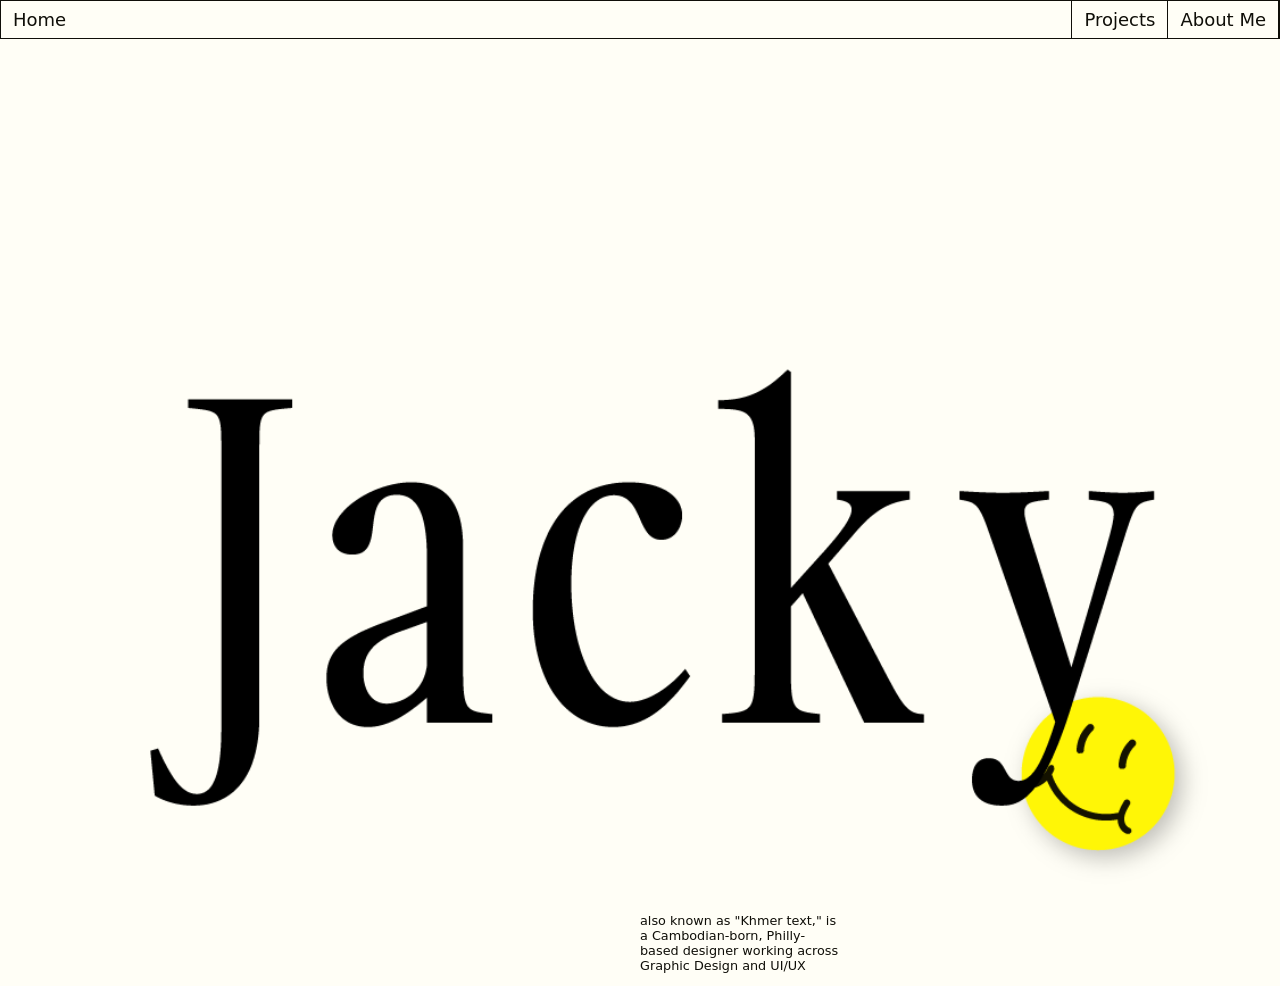
<file: index.html>
<!DOCTYPE html>
<html lang="en">
    <head>
        <meta charset="UTF-8">
        <meta name="viewport" content="width=device-width, initial-scale=1.0">
        <title>Jacky's Portfolio</title>
        <link rel="stylesheet" href="style.css">
    </head>

    <body>
        <header>
            <nav aria-label="Primary">
                <a href="index.html" class="logo">Home</a>
                <a href="projects.html">Projects</a>
                <a href="about.html" class="about-link">About Me</a>
            </nav>
        </header>

    <main>
        <section class="hero-section">
            <img src="assets/NameTitle.png" 
                alt="Jacky"
                class="center-img"
                width="301"
                >
                
            <p class="small-text">also known as "Khmer text," is a Cambodian-born, Philly-based designer working across Graphic Design and UI/UX</p>
        </section>
    </main>

    <footer>
        <!-- Footer content -->
    </footer>
    </body>
</html>
</file>
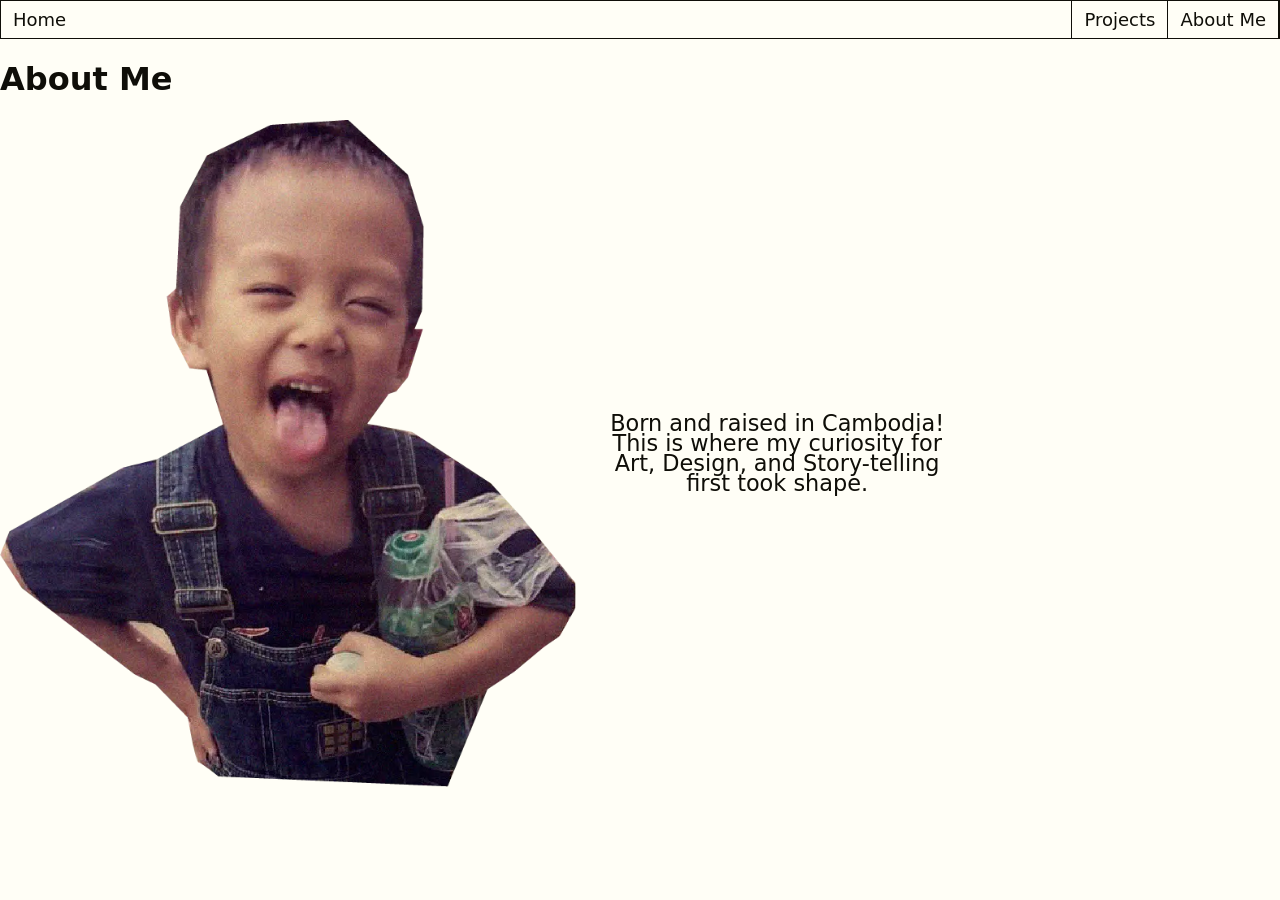
<file: about.html>
<!DOCTYPE html>
<html lang="en">
    <head>
        <meta charset="UTF-8">
        <meta name="viewport" content="width=device-width, initial-scale=1.0">
        <title>Jacky's | About Me</title>
        <link rel="stylesheet" href="style.css">
    </head>

    <body>
        <header>
            <nav aria-label="Primary">
            <a href="index.html" class="logo">Home</a>
            <a href="projects.html">Projects</a>
            <a href="about.html" class="about-link">About Me</a>
            </nav>
        </header>

        <main>
            <h1>About Me</h1>
            <section class="about-section">
                <img src="assets/babyphoto.webp" 
                    alt="Picture of me as a baby"
                    width="45%">
                <p class="about-text">Born and raised in Cambodia! This is where my curiosity for Art, Design, and Story-telling first took shape.</p>
            </section>
        </main>

        <footer>
        <!-- Footer content -->
        </footer>
    </body>
</html>
</file>
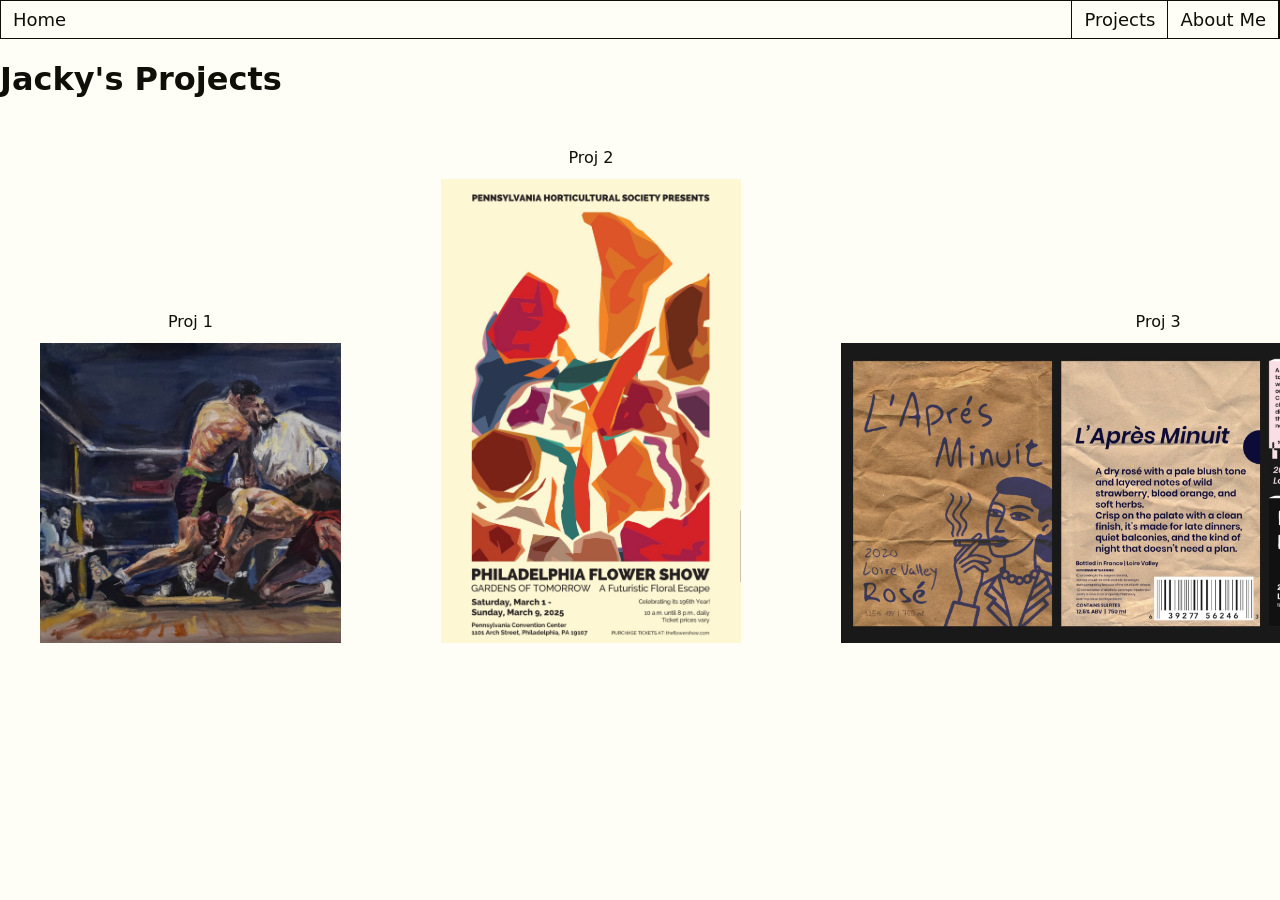
<file: projects.html>
<!DOCTYPE html>
<html lang="en">
    <head>
        <meta charset="UTF-8">
        <meta name="viewport" content="width=device-width, initial-scale=1.0">
        <title>Jacky's | Projects</title>
        <link rel="stylesheet" href="style.css">
    </head>
<body>
    <header>
        <nav aria-label="Primary">
            <a href="index.html" class="logo">Home</a>
            <a href="projects.html">Projects</a>
            <a href="about.html" class="about-link">About Me</a>
        </nav>
    </header>

    <main>
        <h1>Jacky's Projects</h1>

        <section class="projects">
            <figure>
                <figcaption>Proj 1</figcaption>
                <img src="assets/boxing.png" 
                    alt="Master copy of The Knockdown, William A. Smith"
                    width="301"
                    height="300">
            </figure>
            <figure>
                <figcaption>Proj 2</figcaption>
                <img src="assets/flower.PNG" 
                    alt="Philadelphia Flower Show poster"
                    width="300"
                    height="464">
            </figure>
            <figure>
                <figcaption>Proj 3</figcaption>
                <img src="assets/wine.PNG" 
                    alt="Wine concept project"
                    height="300">
        </section>

    </main>

    <footer>
        <!-- Footer content -->
    </footer>

</body>
</html>
</file>
<file: style.css>
/* Apply to All */
* { 
    box-sizing: border-box; 
}

/* Styling Token */
:root {
    /* Color System */
    --background: #fffef6;
    --marker-blue: #002baa;
    --matte-black: #0f0e08;
    /* Font System Stack */
    --font-size-small: .8rem;
    --font-size-normal: 1.125rem;
    --font-size-large: 1.4rem;
    --font-height-small: 1.25rem;
    --font-height-normal: 1.5rem;
    /* Spacing System */
    --space-small: .5rem;
    --space-base: 1rem;
    --space-large: 1.5rem;
    --space-huge: 3rem;
}

/* //Basic styles// */
body {
        /* download google sans flex */
    font-family: system-ui, -apple-system, BlinkMacSystemFont, 'Segoe UI', Roboto, Oxygen, Ubuntu, Cantarell, 'Open Sans', 'Helvetica Neue', sans-serif;
	background-color: var(--background);
        /* background-image: url(assets/StandinBG.webp); */
    color: var(--matte-black);
    margin: 0;
}

/* //Main Styles// */
nav{
    display: flex;
    align-items: center;
    padding: 0;
    border: 1px solid var(--matte-black);
}

nav a {
    color: var(--matte-black);
    text-decoration: none;
    font-size: var(--font-size-normal);
    margin-left: 0;
    padding: .5rem .75rem .5rem;
    border: 1px solid var(--matte-black);
    border-top: 0;
    border-bottom: 0;
}

nav a.about-link {
    border-left: 0;
}

nav a.logo {
    margin-left: 0;
    margin-right: auto;
    border: none;
}

footer {
    /* style for footer */
}

.button {
    /* style for buttons*/
}

/*//Index Styles//*/

.center-img {
    display: block;
    width: 100%;
    margin-inline: auto;
}
/*//Projects Styles//*/
/* Projects Labels */
figcaption {
    text-align: center;
    padding: 0.75rem;
}
/* Projects Page Horizontal Scroll */
.projects {
    display: flex;
    overflow-x: auto;
    gap: 1.25rem;
    align-items: flex-end;
}

/*//About Styles//*/
/* About Segments */
.about-section{
    display: flex;
    align-items: center;
    gap: 1rem;
}
/* About Fonts */
.about-text {
    font-size: var(--font-size-large);
    line-height: var(--font-height-small);
    max-width: 26ch;
    text-align: center;
}

/* Interactive states */
nav a:hover,
.button:hover,
.projects:hover {
    color: var(--marker-blue);
}

nav a:focus-visible,
.button:focus-visible,
.projects:focus-visible {
    color: var(--marker-blue);
}

.small-text {
    font-size: var(--font-size-small);
    /* margin-left: calc(var(--space-huge)*3); */
    margin-left: 50%;
    max-width: 25ch;
}

.hero-section{
    margin-top: 30vh;
}
</file>
